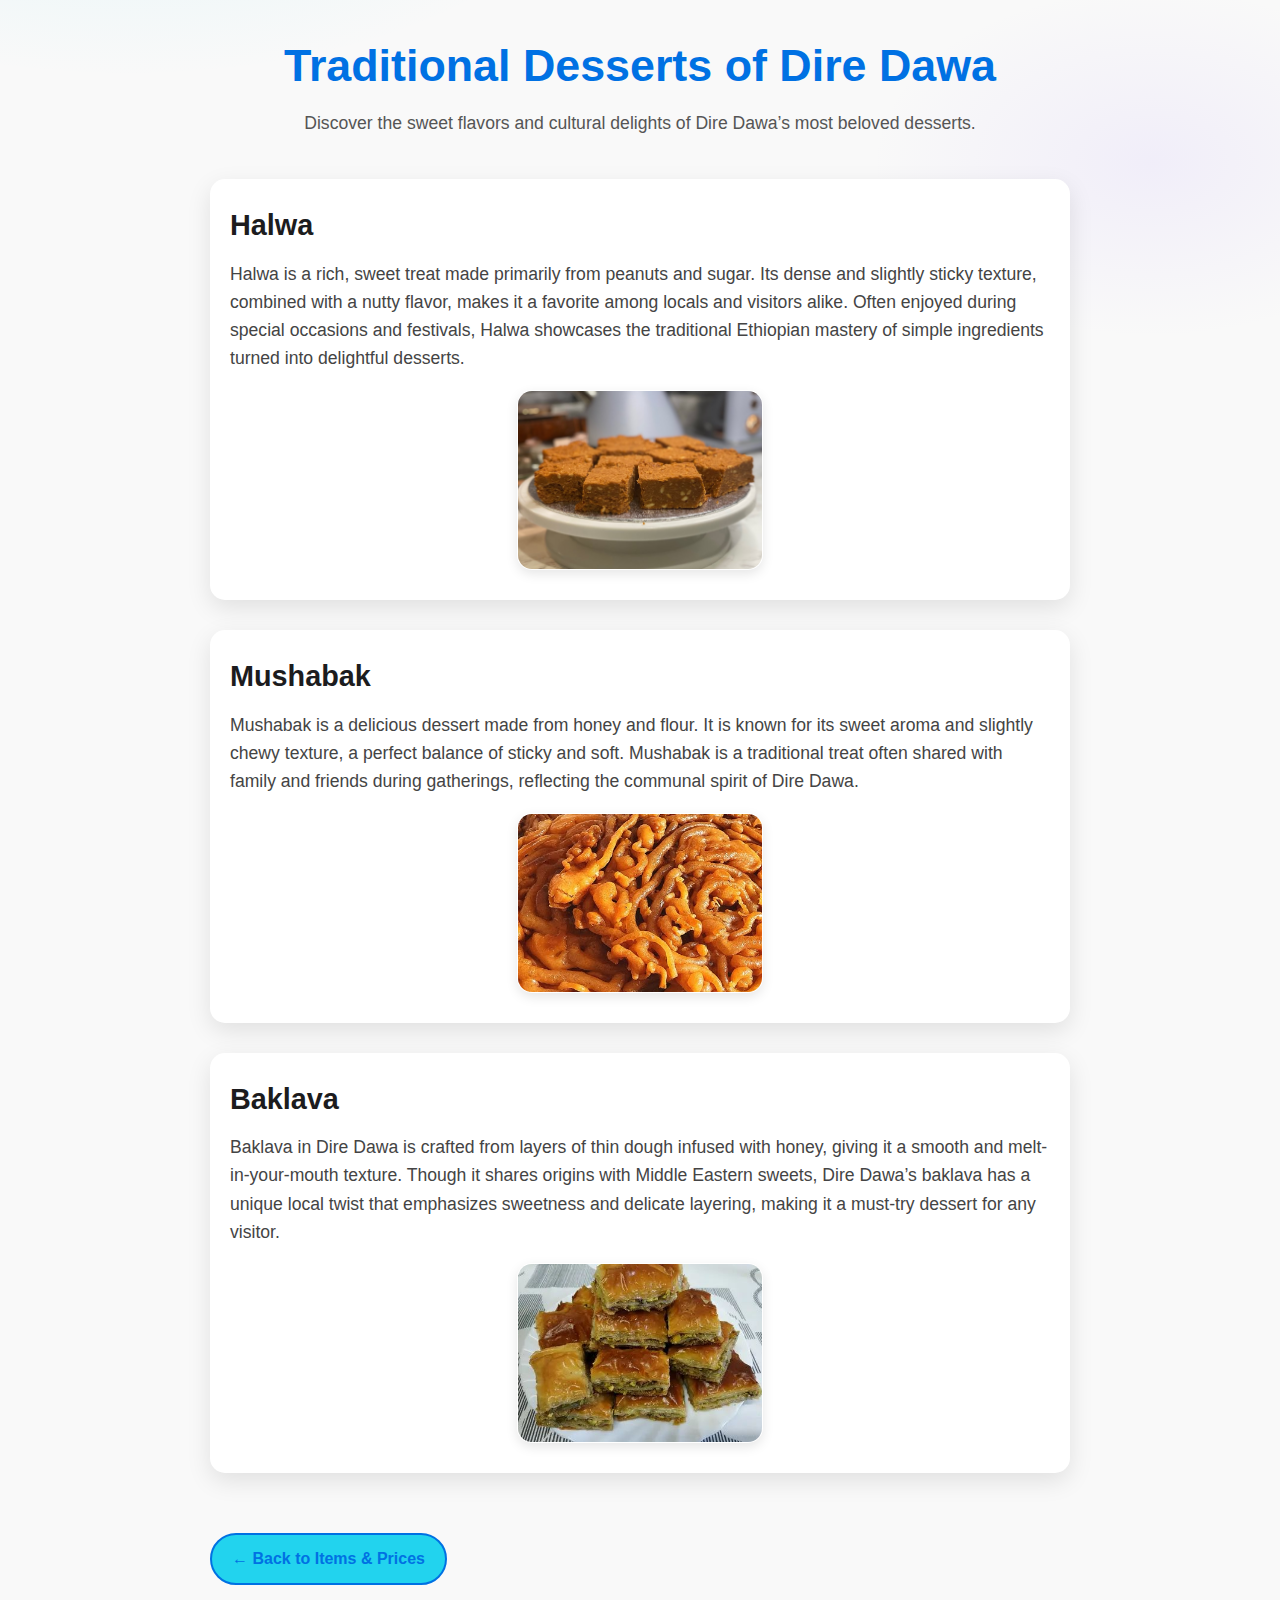
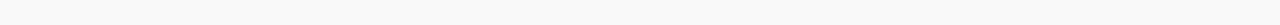
<file: discover diredawa/dessert.html>
<!DOCTYPE html>
<html lang="en">
<head>
  <meta charset="UTF-8" />
  <meta name="viewport" content="width=device-width, initial-scale=1" />
  <title>Dire Dawa Desserts | Discover Dire Dawa</title>
  <link rel="stylesheet" href="styles.css" />
  <style>
    body {
      font-family: 'Segoe UI', Tahoma, Geneva, Verdana, sans-serif;
      background-color: #f9f9f9;
      margin: 0;
      padding: 40px 20px;
      color: #2c3e50;
      max-width: 900px;
      margin-left: auto;
      margin-right: auto;
    }
    header {
      text-align: center;
      margin-bottom: 40px;
    }
    header h1 {
      font-size: 2.8rem;
      margin-bottom: 8px;
      color: #0071e3;
    }
    header p {
      font-size: 1.1rem;
      color: #555;
    }
    section {
      background: white;
      padding: 30px 20px;
      border-radius: 15px;
      box-shadow: 0 8px 24px rgba(0,0,0,0.1);
      margin-bottom: 30px;
    }
    section h2 {
      font-size: 1.8rem;
      margin-bottom: 15px;
      color: #1c1c1e;
    }
    section p {
      font-size: 1.1rem;
      line-height: 1.6;
      color: #444;
    }
    .dessert-images {
      display: flex;
      gap: 20px;
      justify-content: center;
      margin-top: 15px;
    }
    .dessert-images img {
      width: 30%;
      border-radius: 15px;
      box-shadow: 0 4px 12px rgba(0,0,0,0.1);
      object-fit: cover;
      height: 180px;
    }
    a.back-link {
      display: inline-block;
      margin-top: 30px;
      text-decoration: none;
      color: #0071e3;
      font-weight: 600;
      border: 2px solid #0071e3;
      padding: 10px 20px;
      border-radius: 30px;
      transition: background-color 0.3s, color 0.3s;
    }
    a.back-link:hover {
      background-color: #0071e3;
      color: white;
    }
  </style>
</head>
<body>
  <header>
    <h1>Traditional Desserts of Dire Dawa</h1>
    <p>Discover the sweet flavors and cultural delights of Dire Dawa’s most beloved desserts.</p>
  </header>

  <section>
    <h2>Halwa</h2>
    <p>
      Halwa is a rich, sweet treat made primarily from peanuts and sugar. Its dense and slightly sticky texture, combined with a nutty flavor, makes it a favorite among locals and visitors alike. Often enjoyed during special occasions and festivals, Halwa showcases the traditional Ethiopian mastery of simple ingredients turned into delightful desserts.
    </p>
    <div class="dessert-images">
      <img src="halwa.jpg" alt="Halwa Dessert" />
    </div>
  </section>

  <section>
    <h2>Mushabak</h2>
    <p>
      Mushabak is a delicious dessert made from honey and flour. It is known for its sweet aroma and slightly chewy texture, a perfect balance of sticky and soft. Mushabak is a traditional treat often shared with family and friends during gatherings, reflecting the communal spirit of Dire Dawa.
    </p>
    <div class="dessert-images">
      <img src="mush.jpg" alt="Mushabak Dessert" />
    </div>
  </section>

  <section>
    <h2>Baklava</h2>
    <p>
      Baklava in Dire Dawa is crafted from layers of thin dough infused with honey, giving it a smooth and melt-in-your-mouth texture. Though it shares origins with Middle Eastern sweets, Dire Dawa’s baklava has a unique local twist that emphasizes sweetness and delicate layering, making it a must-try dessert for any visitor.
    </p>
    <div class="dessert-images">
      <img src="bak.jpg" alt="Baklava Dessert" />
    </div>
  </section>

  <a href="index.html#items" class="back-link" aria-label="Back to Items and Prices">← Back to Items & Prices</a>
</body>
</html>
</file>
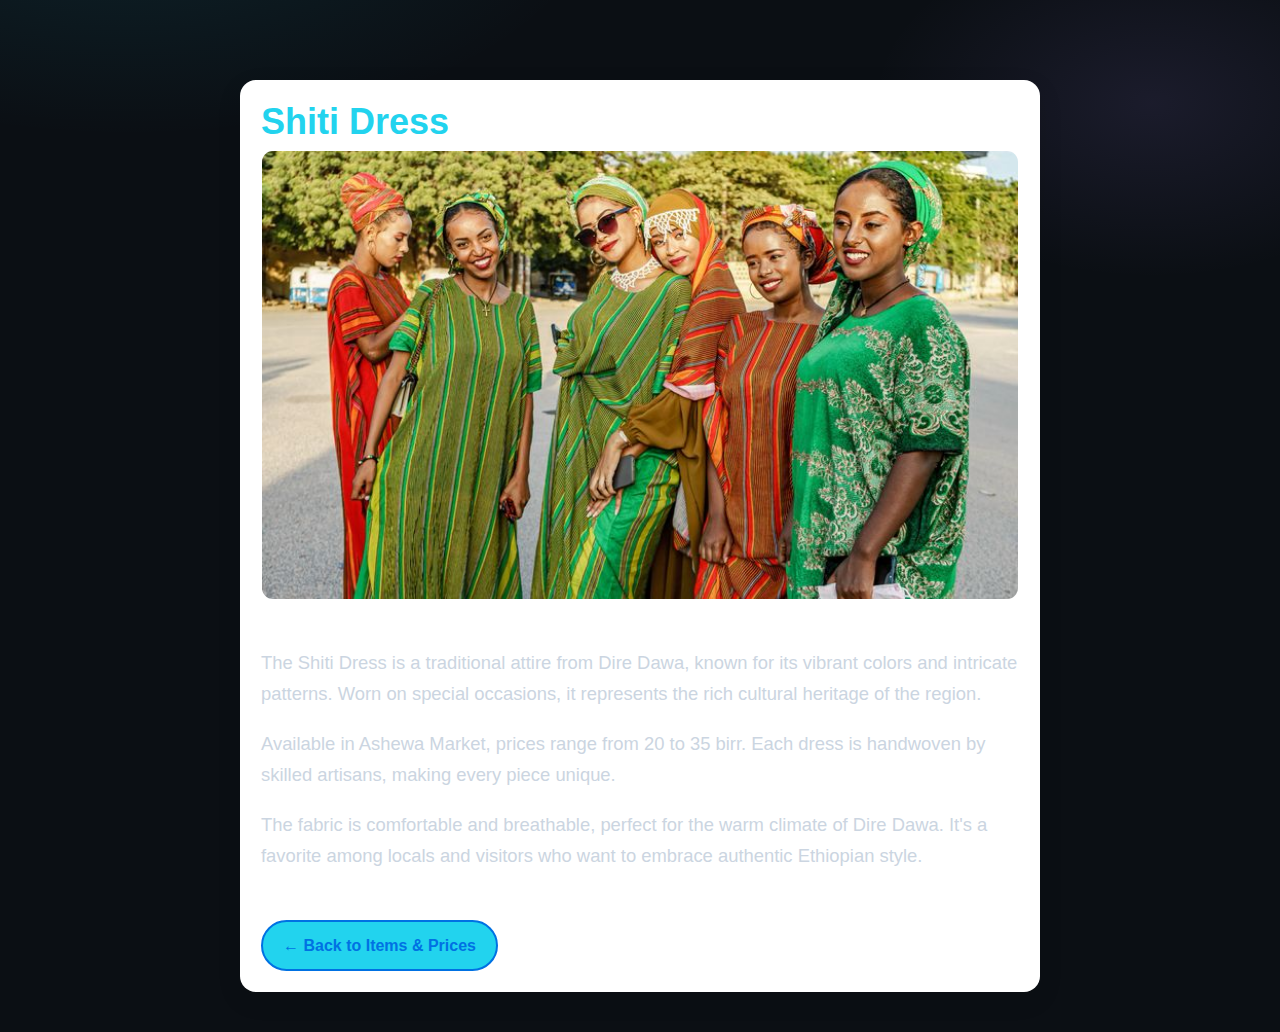
<file: discover diredawa/shiti.html>
<!DOCTYPE html>
<html lang="en">
<head>
  <meta charset="UTF-8" />
  <meta name="viewport" content="width=device-width, initial-scale=1" />
  <title>Shiti Dress - Discover Dire Dawa</title>
  <link rel="stylesheet" href="styles.css" />
  <style>
    /* Additional page-specific styles */
    .detail-container {
      max-width: 800px;
      margin: 80px auto 40px;
      padding: 20px;
      background: #fff;
      border-radius: 16px;
      box-shadow: 0 8px 24px rgba(0,0,0,0.1);
      font-family: 'Segoe UI', Tahoma, Geneva, Verdana, sans-serif;
      color: #1c1c1e;
    }
    .detail-container img {
      width: 100%;
      max-height: 450px;
      object-fit: cover;
      border-radius: 12px;
      margin-bottom: 20px;
    }
    h1 {
      font-size: 2.5rem;
      margin-bottom: 15px;
      color: #0071e3;
    }
    p {
      font-size: 1.15rem;
      line-height: 1.6;
    }
    a.back-link {
      display: inline-block;
      margin-top: 30px;
      color: #0071e3;
      text-decoration: none;
      font-weight: 600;
      font-size: 1rem;
      border: 2px solid #0071e3;
      padding: 10px 20px;
      border-radius: 30px;
      transition: background-color 0.3s, color 0.3s;
    }
    a.back-link:hover {
      background-color: #0071e3;
      color: white;
    }
  </style>
</head>
<body>
  <div class="detail-container">
    <h1>Shiti Dress</h1>
    <img src="shiti.jpg" alt="Shiti Dress" />
    <p>
      The Shiti Dress is a traditional attire from Dire Dawa, known for its vibrant colors and intricate patterns. Worn on special occasions, it represents the rich cultural heritage of the region.
    </p>
    <p>
      Available in Ashewa Market, prices range from 20 to 35 birr. Each dress is handwoven by skilled artisans, making every piece unique.
    </p>
    <p>
      The fabric is comfortable and breathable, perfect for the warm climate of Dire Dawa. It's a favorite among locals and visitors who want to embrace authentic Ethiopian style.
    </p>
    <a href="index.html" class="back-link" aria-label="Go back to main page">← Back to Items & Prices</a>
  </div>
</body>
</html>
</file>
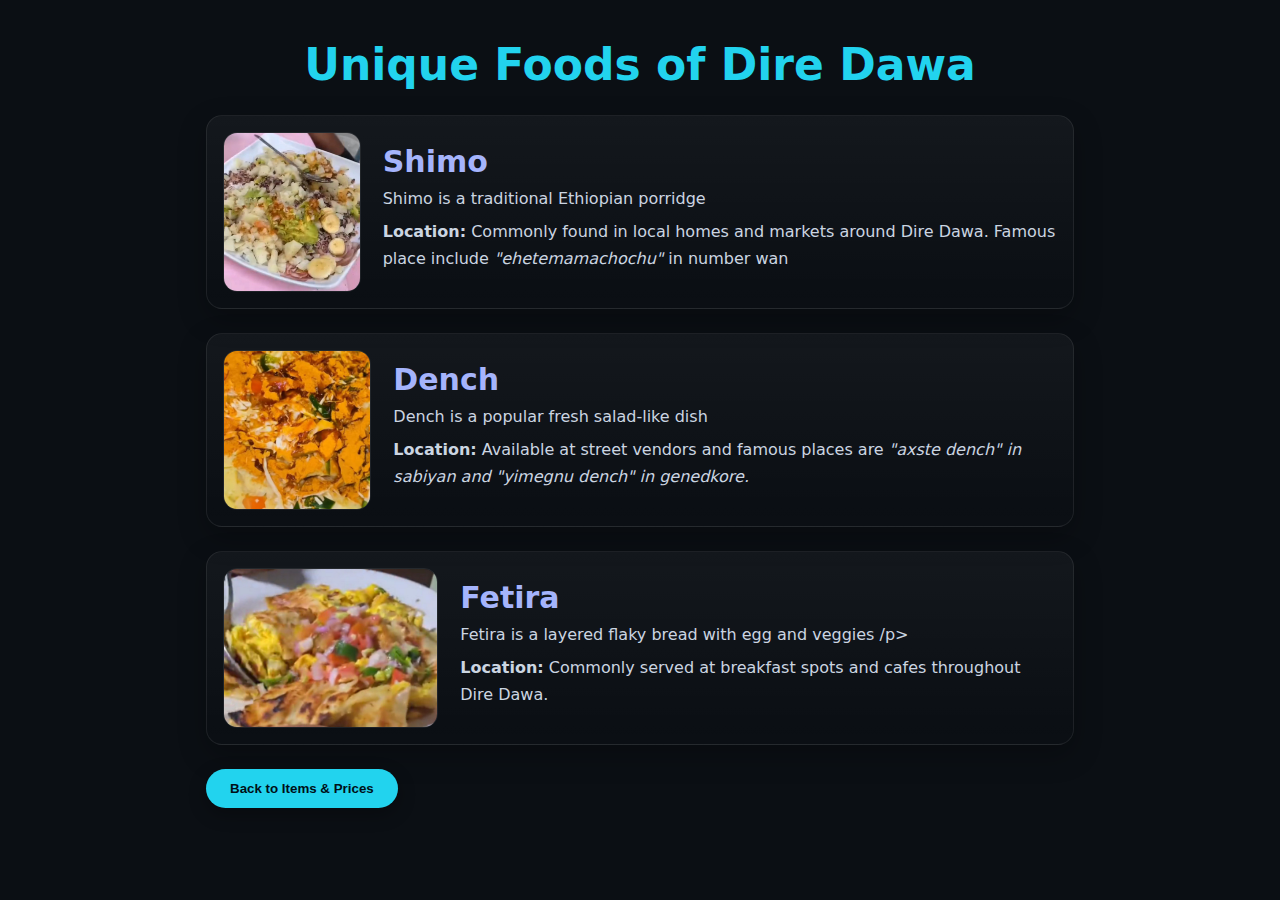
<file: discover diredawa/unique_foods.html>
<!DOCTYPE html>
<html lang="en">
<head>
  <meta charset="UTF-8" />
  <meta name="viewport" content="width=device-width, initial-scale=1" />
  <title>Unique Foods of Dire Dawa</title>
  <link rel="stylesheet" href="styles.css" />
  <style>
    body{font-family:Inter,system-ui,-apple-system,Segoe UI,Roboto,Arial;background:#0b0f14;color:#e5e7eb;margin:0}
    .wrap{max-width:900px;margin:0 auto;padding:40px 16px 60px}
    h1{text-align:center;margin-bottom:24px;color:#22d3ee}
    .food-item{display:flex;gap:22px;margin-bottom:24px;align-items:center;border-radius:16px;box-shadow:0 10px 28px rgba(0,0,0,.25);padding:16px;background:linear-gradient(180deg, rgba(255,255,255,.04), transparent);border:1px solid rgba(255,255,255,.08)}
    .food-item:hover{transform:translateY(-1px)}
    .food-item img{width:220px;height:160px;object-fit:cover;border-radius:14px;border:1px solid rgba(255,255,255,.08)}
    .food-text h2{margin:0 0 6px;color:#a5b4fc}
    .food-text p{margin:6px 0;color:#cbd5e1;line-height:1.7}
    .back-button{background:#22d3ee;color:#001018;border:none;padding:12px 24px;border-radius:999px;font-weight:700;cursor:pointer;box-shadow:0 6px 18px rgba(0,0,0,.3)}
    .back-button:hover{filter:brightness(.95)}
    @media (max-width:800px){.food-item{flex-direction:column}.food-item img{width:100%;height:220px}}
  </style>
</head>
<body>
  <div class="wrap">
    <h1>Unique Foods of Dire Dawa</h1>

    <div class="food-item" id="shimo">
      <img src="shimo.jpg" alt="Shimo Porridge" />
      <div class="food-text">
        <h2>Shimo</h2>
        <p>Shimo is a traditional Ethiopian porridge</p>
        <p><strong>Location:</strong> Commonly found in local homes and markets around Dire Dawa. Famous place include <em>"ehetemamachochu"</em> in number wan</p>
      </div>
    </div>

    <div class="food-item" id="dench">
      <img src="dench.jpg" alt="Dench Flatbread" />
      <div class="food-text">
        <h2>Dench</h2>
        <p>Dench is a popular fresh salad-like dish</p>
        <p><strong>Location:</strong> Available at street vendors and famous places are <em>"axste dench" in sabiyan and "yimegnu dench" in genedkore.</em></p>
      </div>
    </div>

    <div class="food-item" id="fetira">
      <img src="fetira.jpg" alt="Fetira Bread" />
      <div class="food-text">
        <h2>Fetira</h2>
        <p>Fetira is a layered flaky bread with egg and veggies /p>
        <p><strong>Location:</strong> Commonly served at breakfast spots and cafes throughout Dire Dawa.</p>
      </div>
    </div>

    <button class="back-button" onclick="location.href='index.html#items'">Back to Items & Prices</button>
  </div>
</body>
</html>
</file>
<file: discover diredawa/styles.css>
/* =========================
   Discover Dire Dawa — Global Theme
   (one stylesheet for all pages)
   ========================= */

/* --- Tokens --- */
:root{
  --bg:#0b0f14;            /* page background */
  --panel:#0f1520;         /* surfaces behind content */
  --card:#111827;          /* cards */
  --text:#e5e7eb;          /* primary text */
  --muted:#9ca3af;         /* secondary text */
  --brand:#22d3ee;         /* cyan accent */
  --brand-2:#a78bfa;       /* violet accent */
  --ring:0 0 0 3px rgba(34,211,238,.25);
  --radius:16px;
  --shadow-sm:0 6px 16px rgba(0,0,0,.25);
  --shadow:0 14px 34px rgba(0,0,0,.35);
  --shadow-lg:0 22px 48px rgba(0,0,0,.45);
}

*{box-sizing:border-box}
html{scroll-behavior:smooth}
body{
  margin:0;
  font-family:Inter,system-ui,-apple-system,Segoe UI,Roboto,Arial;
  color:var(--text);
  line-height:1.7;
  background:
    radial-gradient(1200px 600px at 10% -10%, rgba(34,211,238,.10), transparent 40%),
    radial-gradient(800px 500px at 90% 10%, rgba(167,139,250,.10), transparent 35%),
    var(--bg);
}

/* --- Type --- */
h1,h2,h3{line-height:1.15;margin:0 0 10px}
h1{font-size:clamp(26px,4vw,44px);font-weight:800}
h2{font-size:clamp(20px,3vw,30px);font-weight:800}
h3{font-size:clamp(18px,2.4vw,22px);font-weight:700}
p,small{color:var(--muted)}
a{color:inherit}

/* --- Containers --- */
.container,.section,.footer-container,.wrap{
  max-width:1200px;
  margin:0 auto;
  padding:24px 16px;
}

/* =========================
   NAV (shared)
   ========================= */

/* =========================
   INDEX PAGE
   ========================= */
/* Subheadline gradient */
.container > h1 + h2{
  color:#dbeafe;
  background:linear-gradient(90deg, rgba(167,139,250,.2), rgba(34,211,238,.2));
  -webkit-background-clip:text; background-clip:text;
  -webkit-text-fill-color:transparent;
  text-align:center; margin-top:4px;
}
.container > p{margin-top:8px}

/* -- Slider (why-visit) -- */
.why-visit{padding:0 16px}
.slide-container{
  position:relative; overflow:hidden; border-radius:18px;
  border:1px solid rgba(255,255,255,.10); box-shadow:var(--shadow-lg);
  background:var(--card);
}
.slide{display:none; position:relative}
.slide.active{display:block}
.slide img{width:100%; height:480px; object-fit:cover; display:block}
.slide-text{
  position:absolute; left:18px; right:18px; bottom:18px;
  background:linear-gradient(180deg, rgba(0,0,0,.15), rgba(0,0,0,.65));
  border:1px solid rgba(255,255,255,.08);
  padding:14px 16px; border-radius:14px;
}
.slide-text h2{color:#fff; margin:0 0 6px}
.slide-text p{color:#e5e7eb; margin:0}
.prev,.next{
  position:absolute; top:50%; transform:translateY(-50%);
  background:rgba(0,0,0,.45); color:#fff; border:none;
  padding:12px 14px; border-radius:12px; cursor:pointer;
  box-shadow:0 6px 18px rgba(0,0,0,.4); transition:.2s ease;
}
.prev:hover,.next:hover{background:rgba(0,0,0,.75)}
.prev{left:12px} .next{right:12px}

/* -- Items & Prices cards -- */
.items-section{padding:12px 16px 0}
.items-section h1{margin-bottom:12px}
.items-scroll{
  display:grid; grid-template-columns:repeat(auto-fill, minmax(260px,1fr)); gap:18px;
}
.item-card{
  position:relative; display:block; text-decoration:none; color:inherit;
  border-radius:16px; overflow:hidden;
  background:linear-gradient(180deg, rgba(255,255,255,.04), transparent);
  border:1px solid rgba(255,255,255,.10);
  box-shadow:var(--shadow); transform:translateZ(0);
  transition:transform .18s ease, box-shadow .18s ease, border-color .18s ease;
}
.item-card:hover{ transform:translateY(-4px); box-shadow:var(--shadow-lg); border-color:rgba(255,255,255,.14) }
.item-card img{ width:100%; height:200px; object-fit:cover; display:block; transition:transform .5s ease }
.item-card:hover img{ transform:scale(1.05) }
.item-info{ padding:14px 16px 16px }
.item-price{
  display:inline-block; font-weight:800; letter-spacing:.2px;
  background:linear-gradient(90deg, rgba(34,211,238,.25), rgba(167,139,250,.25));
  color:#e6fff9; border:1px solid rgba(255,255,255,.12);
  padding:6px 10px; border-radius:999px;
}
.item-location,.item-description{color:var(--muted); margin-top:6px}

/* -- Explore media cards -- */
.explore-section{padding:10px 16px}
.explore-section h1{margin-bottom:10px}
.explore-place{
  display:grid; grid-template-columns:220px 1fr;
  gap:18px; align-items:center;
  background:linear-gradient(180deg, rgba(255,255,255,.04), transparent);
  border:1px solid rgba(255,255,255,.10);
  border-radius:16px; overflow:hidden; margin:16px 0;
  box-shadow:var(--shadow); transition:transform .18s ease, box-shadow .18s ease, border-color .18s ease;
}
.explore-place:hover{ transform:translateY(-3px); box-shadow:var(--shadow-lg); border-color:rgba(255,255,255,.14) }
.explore-place img{ width:100%; height:100%; min-height:160px; object-fit:cover; display:block }
.explore-text{ padding:14px 16px }
.explore-text h3{ margin:0 0 6px }

/* =========================
   INFO / HOTELS / SERVICES
   ========================= */
.info-section{padding:10px 16px}
.info-section h1{margin-bottom:10px}
.info-category{
  background:linear-gradient(180deg, rgba(255,255,255,.04), transparent);
  border:1px solid rgba(255,255,255,.10);
  border-radius:16px; padding:18px; margin:18px 0;
  box-shadow:var(--shadow);
}
.hotel-card{
  display:grid; gap:12px;
  background:rgba(255,255,255,.03);
  border:1px solid rgba(255,255,255,.10);
  border-radius:14px; padding:14px; margin:14px 0;
}
.hotel-card h3{margin:6px 0 0}
.hospital-cards{
  display:grid; grid-template-columns:repeat(auto-fit, minmax(260px,1fr));
  gap:14px; margin-top:10px;
}
.hospital-card{
  background:rgba(255,255,255,.03);
  border:1px solid rgba(255,255,255,.10);
  border-radius:12px; padding:14px;
  box-shadow:0 8px 24px rgba(0,0,0,.25);
}

/* =========================
   EXPLORE PAGE (explore.html)
   ========================= */
.wrap{max-width:1100px}
header.page{
  position:sticky; top:0;
  backdrop-filter:saturate(160%) blur(10px);
  background:linear-gradient(90deg, rgba(17,24,39,.7), rgba(17,24,39,.35));
  border-bottom:1px solid rgba(255,255,255,.06);
}
header.page .inner{max-width:1100px;margin:0 auto;padding:10px 16px;display:flex;justify-content:space-between;align-items:center}
header.page a{color:#e5e7eb;text-decoration:none;opacity:.9;padding:8px 10px;border-radius:10px}
header.page a:hover{opacity:1;background:rgba(255,255,255,.06)}
.cards{
  display:grid; grid-template-columns:repeat(auto-fill,minmax(280px,1fr));
  gap:16px; margin-top:16px;
}
.card{
  border:1px solid rgba(255,255,255,.10);
  border-radius:16px; overflow:hidden;
  background:linear-gradient(180deg, rgba(255,255,255,.04), transparent);
  box-shadow:var(--shadow);
  transition:transform .18s ease, box-shadow .18s ease, border-color .18s ease;
}
.card:hover{ transform:translateY(-3px); box-shadow:var(--shadow-lg); border-color:rgba(255,255,255,.14) }
.card img{width:100%; height:180px; object-fit:cover; display:block}
.card .body{padding:14px}
.card .body h3{margin:0 0 6px}

/* =========================
   ASHEWA (ashewa.html)
   ========================= */
.hero-ashewa, header.hero-ashewa{
  background-image:url('kefira.jpg'); /* your existing image */
  background-size:cover; background-position:center;
  height:56vh; display:flex; align-items:center; justify-content:center;
  position:relative; border-bottom:1px solid rgba(255,255,255,.08);
}
.hero-ashewa::after, header.hero-ashewa::after{
  content:""; position:absolute; inset:0;
  background:linear-gradient(180deg, rgba(0,0,0,.2), rgba(0,0,0,.55));
}
.hero-ashewa h1, header.hero-ashewa h1{
  position:relative; font-size:clamp(28px,4vw,48px); font-weight:800; z-index:1;
}
.page-ashewa .container{max-width:1000px}
.page-ashewa .description{color:#cbd5e1; margin-bottom:24px}
.page-ashewa .image-box{
  overflow:hidden; border-radius:14px; margin-bottom:22px;
  border:1px solid rgba(255,255,255,.08); box-shadow:var(--shadow);
}
.page-ashewa .image-box img{width:100%; display:block}
.page-ashewa .map{
  margin-top:22px; border:none; width:100%; height:420px;
  border-radius:12px; box-shadow:0 8px 20px rgba(0,0,0,.3);
}
.page-ashewa .back-button{
  display:inline-block; padding:12px 22px; margin-top:28px;
  background:var(--brand); color:#001018; border-radius:999px; text-decoration:none; font-weight:700;
}
.page-ashewa .back-button:hover{filter:brightness(.95)}

/* =========================
   KEFIRA (kefira.html)
   ========================= */
.hero-kefira{
  background-image:url('kefira.jpg');
  background-size:cover; background-position:center;
  height:56vh; display:flex; align-items:center; justify-content:center; position:relative;
}
.hero-kefira::after{content:""; position:absolute; inset:0; background:linear-gradient(180deg, rgba(0,0,0,.25), rgba(0,0,0,.6))}
.hero-kefira h1{font-size:clamp(28px,4vw,48px); position:relative; z-index:1}
.kefira .section{max-width:960px; margin:32px auto; padding:0 16px}
.kefira .section h2{font-size:clamp(20px,3vw,28px); margin-bottom:12px; color:#a5b4fc}
.kefira .section p{line-height:1.8; color:#cbd5e1}
.kefira .market-image{
  width:100%; max-height:400px; object-fit:cover; border-radius:14px; margin-top:14px;
  border:1px solid rgba(255,255,255,.08); box-shadow:0 8px 22px rgba(0,0,0,.35);
}
.kefira iframe{
  width:100%; height:420px; border:0; border-radius:12px; margin-top:16px; box-shadow:0 8px 20px rgba(0,0,0,.3);
}
.kefira .back-button{
  display:inline-block; margin-top:22px; padding:10px 20px; border-radius:999px;
  background:var(--brand); color:#001018; text-decoration:none; font-weight:700;
}
.kefira .back-button:hover{filter:brightness(.95)}

/* =========================
   DESSERTS (dessert.html)
   ========================= */
.des-wrap{max-width:900px; margin:0 auto; padding:40px 16px 60px}
.des-wrap header{text-align:center; margin-bottom:24px}
.des-wrap header h1{font-size:clamp(26px,3.5vw,38px); margin-bottom:6px; color:var(--brand)}
.des-wrap header p{color:var(--muted)}
.des-wrap section{
  background:linear-gradient(180deg, rgba(255,255,255,.04), transparent);
  padding:20px; border-radius:16px; border:1px solid rgba(255,255,255,.08);
  box-shadow:var(--shadow); margin-bottom:16px;
}
.des-wrap section h2{margin:0 0 10px}
.des-wrap section p{color:#cbd5e1}
.dessert-images{display:flex; gap:14px; justify-content:center; margin-top:10px}
.dessert-images img{
  width:30%; min-width:180px; height:180px; object-fit:cover;
  border-radius:14px; border:1px solid rgba(255,255,255,.08); box-shadow:0 6px 18px rgba(0,0,0,.3);
}
.des-back{
  display:inline-block; margin-top:18px; text-decoration:none;
  color:#001018; background:var(--brand); border-radius:999px; padding:10px 20px; font-weight:700;
}
.des-back:hover{filter:brightness(.95)}

/* =========================
   SHITI (shiti.html)
   ========================= */
.detail-container{
  max-width:820px; margin:70px auto 40px; padding:20px;
  background:linear-gradient(180deg, rgba(255,255,255,.04), transparent);
  border-radius:16px; border:1px solid rgba(255,255,255,.08);
  box-shadow:var(--shadow);
}
.detail-container img{
  width:100%; max-height:460px; object-fit:cover; border-radius:12px; margin-bottom:14px;
  border:1px solid rgba(255,255,255,.08);
}
.detail-container h1{font-size:clamp(24px,3.5vw,36px); margin:0 0 8px; color:var(--brand)}
.detail-container p{line-height:1.7; color:#cbd5e1}
.back-link{
  display:inline-block; margin-top:18px; color:#001018; background:var(--brand);
  text-decoration:none; font-weight:700; border-radius:999px; padding:10px 20px;
}
.back-link:hover{filter:brightness(.95)}

/* =========================
   UNIQUE FOODS (unique_foods.html)
   ========================= */
.uf-wrap{max-width:900px; margin:0 auto; padding:40px 16px 60px}
.uf-wrap h1{text-align:center; margin-bottom:24px; color:var(--brand)}
.food-item{
  display:flex; gap:22px; margin-bottom:24px; align-items:center;
  border-radius:16px; box-shadow:var(--shadow); padding:16px;
  background:linear-gradient(180deg, rgba(255,255,255,.04), transparent);
  border:1px solid rgba(255,255,255,.08); transition:transform .15s ease, box-shadow .15s ease;
}
.food-item:hover{ transform:translateY(-1px); box-shadow:var(--shadow-lg) }
.food-item img{
  width:220px; height:160px; object-fit:cover; border-radius:14px;
  border:1px solid rgba(255,255,255,.08);
}
.food-text h2{margin:0 0 6px; color:#a5b4fc}
.food-text p{margin:6px 0; color:#cbd5e1; line-height:1.7}
.back-button{
  background:var(--brand); color:#001018; border:none; padding:12px 24px;
  border-radius:999px; font-weight:700; cursor:pointer; box-shadow:0 6px 18px rgba(0,0,0,.3);
}
.back-button:hover{filter:brightness(.95)}

/* =========================
   FOOTER (shared)
   ========================= */
footer{
  margin-top:42px;
  border-top:1px solid rgba(255,255,255,.10);
  background:linear-gradient(0deg, rgba(255,255,255,.05), transparent);
}
.footer-container{
  display:grid; gap:20px; grid-template-columns:1.2fr 1fr 1fr;
}
.footer-links a{text-decoration:none; color:var(--text); opacity:.9}
.footer-links a:hover{opacity:1; text-decoration:underline}
.footer-bottom{
  border-top:1px solid rgba(255,255,255,.10);
  padding:12px 16px; text-align:center; color:var(--muted);
}

/* =========================
   Utilities
   ========================= */
button,.btn{
  display:inline-flex; align-items:center; gap:8px;
  padding:10px 14px; border-radius:12px;
  border:1px solid rgba(255,255,255,.08);
  color:var(--text);
  background:linear-gradient(180deg, rgba(255,255,255,.05), transparent);
  box-shadow:var(--shadow-sm); cursor:pointer;
}
button:focus,.btn:focus{outline:none; box-shadow:var(--shadow-sm), var(--ring)}
.muted{color:var(--muted)}
.rounded{border-radius:var(--radius)}
.shadow{box-shadow:var(--shadow)}

/* =========================
   Responsive tweaks
   ========================= */
@media (max-width:900px){
  .explore-place{grid-template-columns:1fr}
  .explore-place img{height:220px}
  .footer-container{grid-template-columns:1fr}
}
@media (max-width:640px){
  .slide img{height:360px}
  nav .nav-links{gap:4px}
}
</file>
